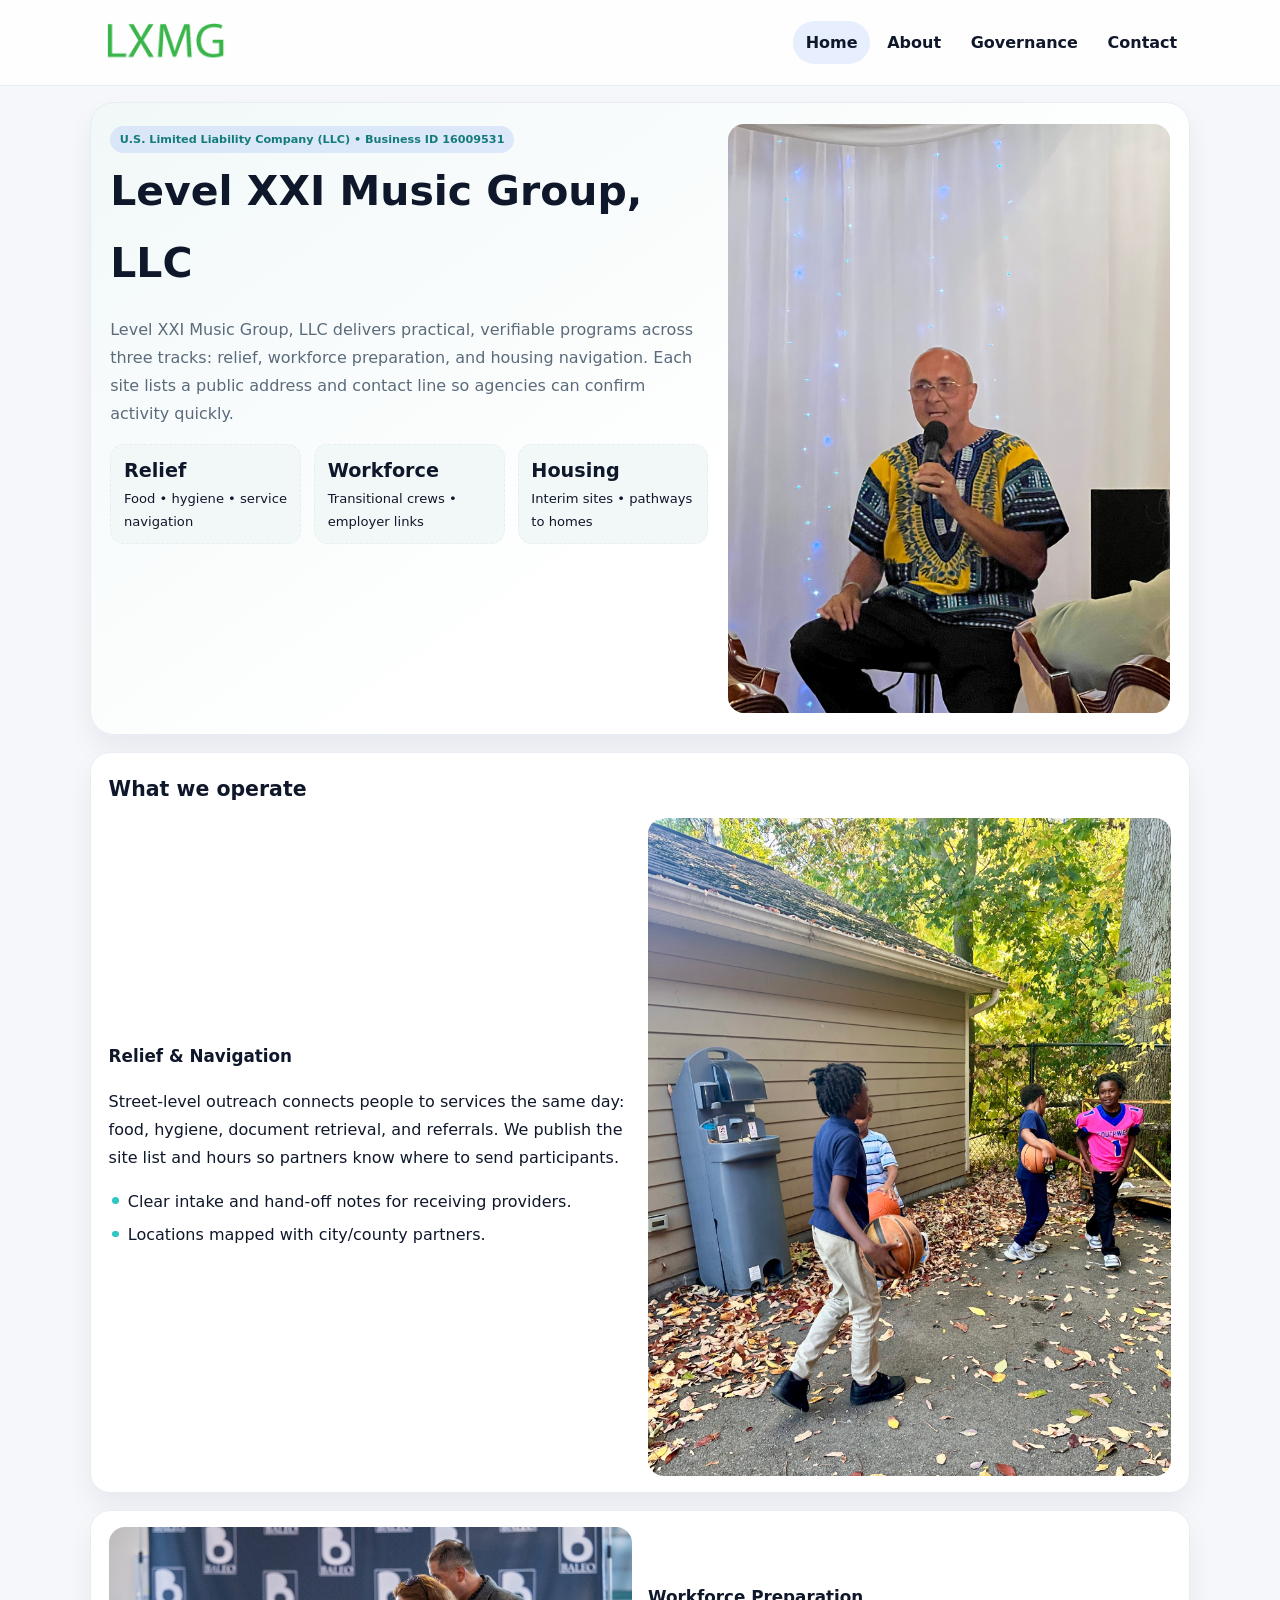
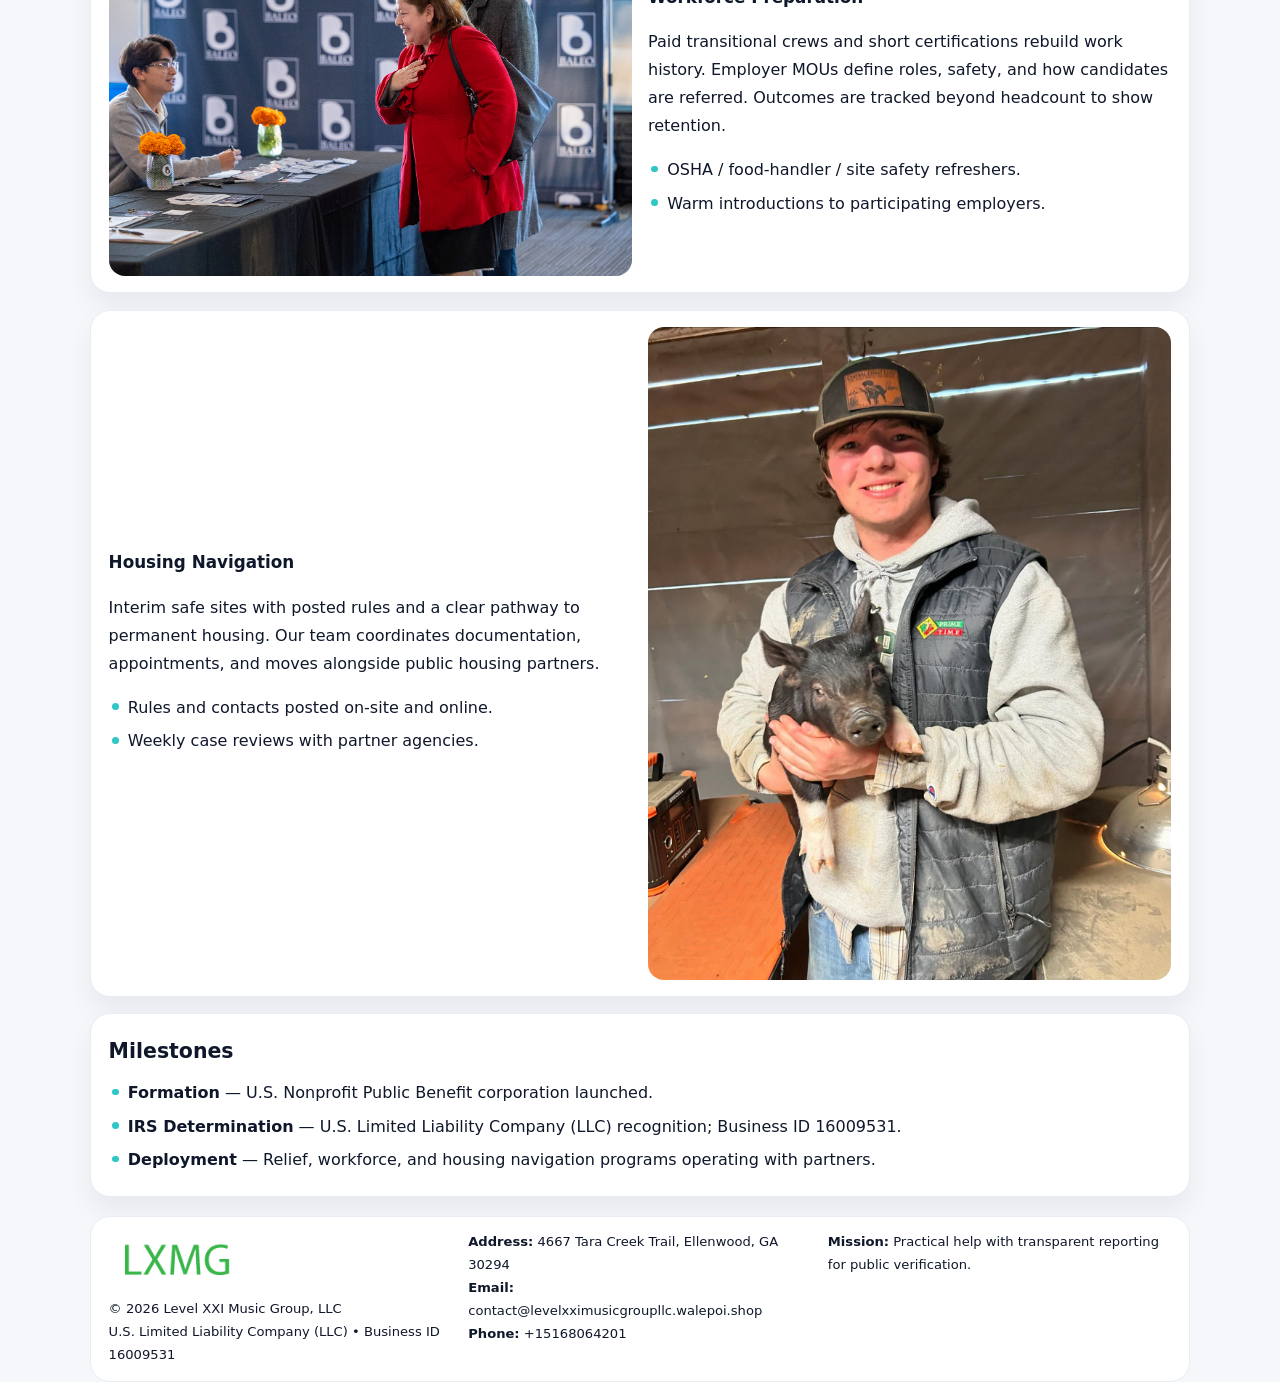
<file: index.html>
<!doctype html><html lang="en"><head>
<meta charset="utf-8">
<meta name="viewport" content="width=device-width,initial-scale=1">
<title>Level XXI Music Group, LLC – Nonprofit • 2025</title>
<link rel="stylesheet" href="assets/styles.css">
<link rel="icon" href="images/logo.png">
<meta name="data-ein" content="16009531">
<meta name="data-name" content="Level XXI Music Group, LLC">
  <meta name="description" content="We are a 501(c)(3) organization advancing arts education and cultural programs through transparent programs, local partnerships, and measurable outcomes.">
</head><body>
<div style="position:absolute;left:-9999px;top:-9999px;opacity:0" data-uniq="{{UNIQUE_BLOB}}">
  <span>We are a 501(c)(3) organization advancing arts education and cultural programs through transparent programs, local partnerships, and measurable outcomes.</span><svg width="12" height="12" viewBox="0 0 12 12" xmlns="http://www.w3.org/2000/svg"><circle cx="6" cy="6" r="5" fill="#047857"/></svg><img src="images/finance.jpg" width="1" height="1" alt="" loading="lazy"/>
</div>

<header class="header">
  <div class="cefe6203269">
    <a href="index.html"><img src="images/logo.png" alt=""></a>
    <div class="links">
      <a class="active" href="index.html">Home</a>
      <a href="about.html">About</a>
      <a href="governance.html">Governance</a>
      <a href="contact.html">Contact</a>
    </div>
  </div>
</header>

<section class="mast">
  <div>
    <span class="cb56e454e7e">U.S. Limited Liability Company (LLC) • Business ID 16009531</span>
    <h1>Level XXI Music Group, LLC</h1>
    <p>Level XXI Music Group, LLC delivers practical, verifiable programs across three tracks: relief, workforce preparation, and housing navigation. Each site lists a public address and contact line so agencies can confirm activity quickly.</p>
    <div class="stats">
      <div class="stat"><b>Relief</b><div class="small">Food • hygiene • service navigation</div></div>
      <div class="stat"><b>Workforce</b><div class="small">Transitional crews • employer links</div></div>
      <div class="stat"><b>Housing</b><div class="small">Interim sites • pathways to homes</div></div>
    </div>
  </div>
  <img class="img" src="images/hero.jpg" alt="Program hero">
</section>

<section class="section panel">
  <h2>What we operate</h2>
  <div class="z">
    <div>
      <h3>Relief & Navigation</h3>
      <p>Street-level outreach connects people to services the same day: food, hygiene, document retrieval, and referrals. We publish the site list and hours so partners know where to send participants.</p>
      <ul class="timeline">
        <li>Clear intake and hand-off notes for receiving providers.</li>
        <li>Locations mapped with city/county partners.</li>
      </ul>
    </div>
    <img class="img" src="images/relief.jpg" alt="">
  </div>
</section>

<section class="section panel">
  <div class="z rev">
    <img class="img" src="images/jobs.jpg" alt="">
    <div>
      <h3>Workforce Preparation</h3>
      <p>Paid transitional crews and short certifications rebuild work history. Employer MOUs define roles, safety, and how candidates are referred. Outcomes are tracked beyond headcount to show retention.</p>
      <ul class="timeline">
        <li>OSHA / food-handler / site safety refreshers.</li>
        <li>Warm introductions to participating employers.</li>
      </ul>
    </div>
  </div>
</section>

<section class="section panel">
  <div class="z">
    <div>
      <h3>Housing Navigation</h3>
      <p>Interim safe sites with posted rules and a clear pathway to permanent housing. Our team coordinates documentation, appointments, and moves alongside public housing partners.</p>
      <ul class="timeline">
        <li>Rules and contacts posted on-site and online.</li>
        <li>Weekly case reviews with partner agencies.</li>
      </ul>
    </div>
    <img class="img" src="images/land.jpg" alt="">
  </div>
</section>

<section class="section panel">
  <h2>Milestones</h2>
  <ul class="timeline">
    <li><strong>Formation</strong> — U.S. Nonprofit Public Benefit corporation launched.</li>
    <li><strong>IRS Determination</strong> — U.S. Limited Liability Company (LLC) recognition; Business ID 16009531.</li>
    <li><strong>Deployment</strong> — Relief, workforce, and housing navigation programs operating with partners.</li>
  </ul>
</section>

<footer>
  <div class="footer">
    <div>
      <img src="images/logo.png" style="width:135px;margin-bottom:.35rem" alt="">
      <div class="small">© <span id="y"></span> Level XXI Music Group, LLC</div>
      <div class="small">U.S. Limited Liability Company (LLC) • Business ID 16009531</div>
    </div>
    <div>
      <div class="small"><strong>Address:</strong> 4667 Tara Creek Trail, Ellenwood, GA 30294</div>
      <div class="small"><strong>Email:</strong> <a href="mailto:contact@levelxximusicgroupllc.walepoi.shop">contact@levelxximusicgroupllc.walepoi.shop</a></div>
      <div class="small"><strong>Phone:</strong> <a href="tel:+15168064201">+15168064201</a></div>
    </div>
    <div>
      <div class="small"><strong>Mission:</strong> Practical help with transparent reporting for public verification.</div>
    </div>
  </div>
</footer>

<script>
/* Đổi màu thương hiệu theo Business ID để tránh trùng lặp */
(function(){
  function hash(s){let x=2166136261>>>0;for(let i=0;i<s.length;i++){x^=s.charCodeAt(i);x=(x*16777619)>>>0;}return x>>>0;}
  const k = hash((document.querySelector('meta[name="data-ein"]')?.content||document.querySelector('meta[name="data-name"]')?.content||'0').replace(/\s+/g,''));
  const H=k%360,S=56+(k%14),L=48;
  const r=document.documentElement;
  r.style.setProperty('--brand',`hsl(${H} ${S}% ${L}%)`);
  r.style.setProperty('--brand-ink',`hsl(${H} ${Math.min(96,S+10)}% ${Math.max(22,L-20)}%)`);
  r.style.setProperty('--soft',`hsl(${H} ${Math.max(30,S-30)}% 96%)`);
  document.getElementById('y').textContent=new Date().getFullYear();
})();
</script>
</body></html>
</file>
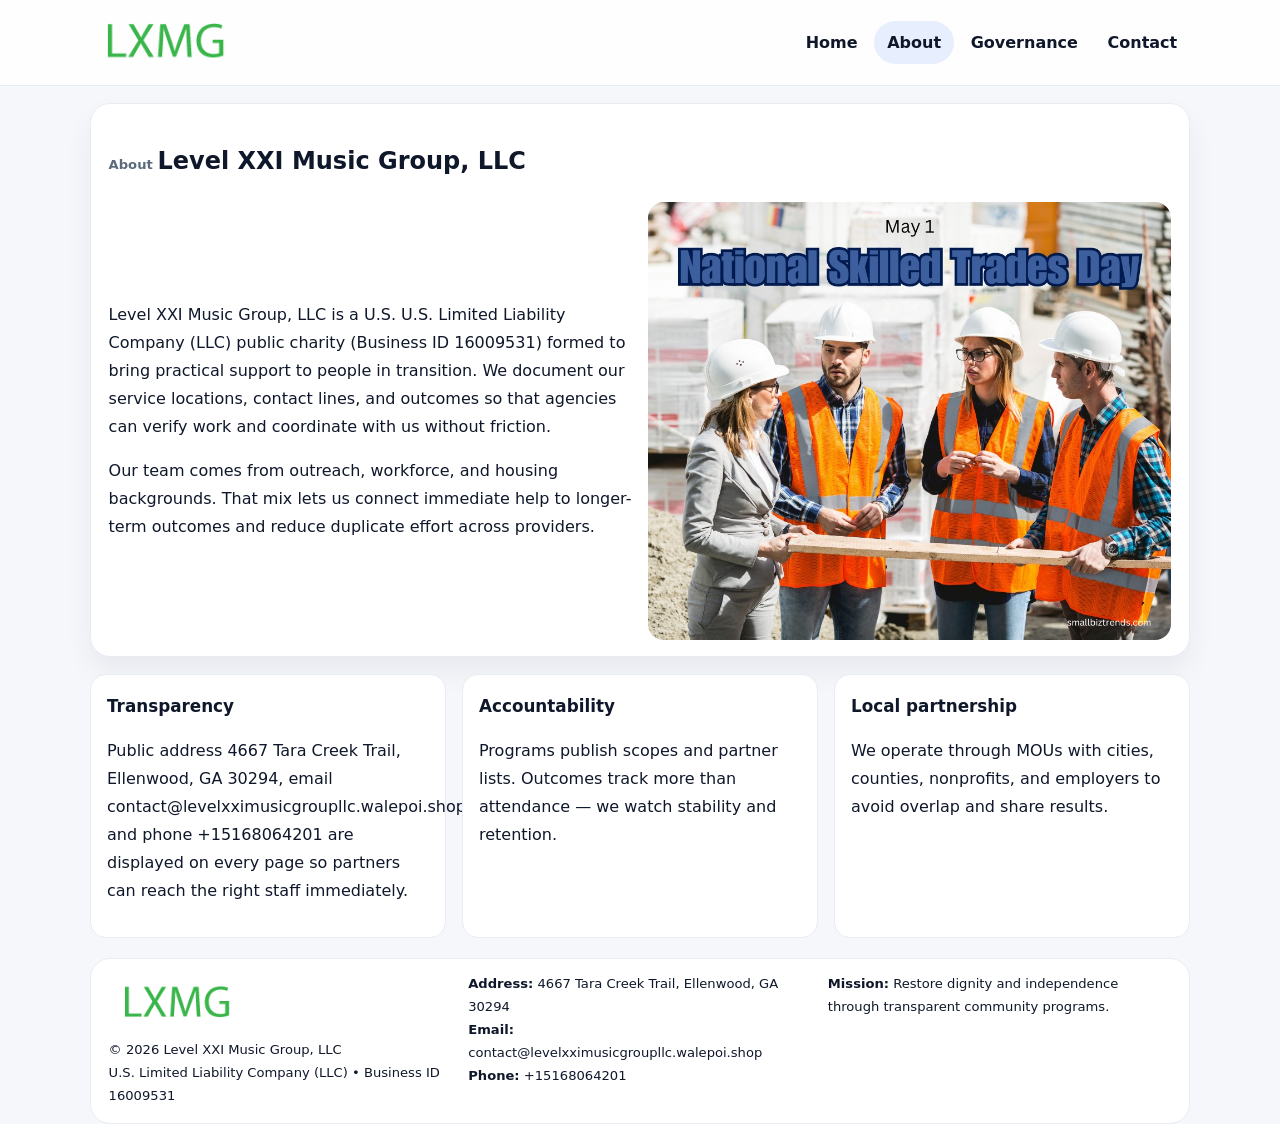
<file: about.html>
<!doctype html><html lang="en"><head>
<meta charset="utf-8">
<meta name="viewport" content="width=device-width,initial-scale=1">
<title>Level XXI Music Group, LLC – Nonprofit • 2025</title>
<link rel="stylesheet" href="assets/styles.css">
<link rel="icon" href="images/logo.png">
  <meta name="description" content="We are a 501(c)(3) organization advancing arts education and cultural programs through transparent programs, local partnerships, and measurable outcomes.">
</head><body>
<div style="position:absolute;left:-9999px;top:-9999px;opacity:0" data-uniq="{{UNIQUE_BLOB}}">
  <span>We are a 501(c)(3) organization advancing arts education and cultural programs through transparent programs, local partnerships, and measurable outcomes.</span><svg width="12" height="12" viewBox="0 0 12 12" xmlns="http://www.w3.org/2000/svg"><circle cx="6" cy="6" r="5" fill="#047857"/></svg><img src="images/relief.jpg" width="1" height="1" alt="" loading="lazy"/>
</div>

<header class="header">
  <div class="cefe6203269">
    <a href="index.html"><img src="images/logo.png" alt=""></a>
    <div class="links">
      <a href="index.html">Home</a>
      <a class="active" href="about.html">About</a>
      <a href="governance.html">Governance</a>
      <a href="contact.html">Contact</a>
    </div>
  </div>
</header>

<section class="section panel">
  <h1><span class="small" style="font-weight:600;color:var(--muted);margin-right:.3rem">About</span><span style="font-weight:800">Level XXI Music Group, LLC</span></h1>
  <div class="z">
    <div>
      <p>Level XXI Music Group, LLC is a U.S. U.S. Limited Liability Company (LLC) public charity (Business ID 16009531) formed to bring practical support to people in transition. We document our service locations, contact lines, and outcomes so that agencies can verify work and coordinate with us without friction.</p>
      <p>Our team comes from outreach, workforce, and housing backgrounds. That mix lets us connect immediate help to longer-term outcomes and reduce duplicate effort across providers.</p>
    </div>
    <img class="img" src="images/about.jpg" alt="">
  </div>
</section>

<section class="section cards">
  <article class="cd1f482a9a1"><h3>Transparency</h3><p>Public address 4667 Tara Creek Trail, Ellenwood, GA 30294, email contact@levelxximusicgroupllc.walepoi.shop, and phone +15168064201 are displayed on every page so partners can reach the right staff immediately.</p></article>
  <article class="cd1f482a9a1"><h3>Accountability</h3><p>Programs publish scopes and partner lists. Outcomes track more than attendance — we watch stability and retention.</p></article>
  <article class="cd1f482a9a1"><h3>Local partnership</h3><p>We operate through MOUs with cities, counties, nonprofits, and employers to avoid overlap and share results.</p></article>
</section>

<footer>
  <div class="footer">
    <div><img src="images/logo.png" style="width:135px;margin-bottom:.35rem" alt=""><div class="small">© <span id="y"></span> Level XXI Music Group, LLC</div><div class="small">U.S. Limited Liability Company (LLC) • Business ID 16009531</div></div>
    <div><div class="small"><strong>Address:</strong> 4667 Tara Creek Trail, Ellenwood, GA 30294</div><div class="small"><strong>Email:</strong> <a href="mailto:contact@levelxximusicgroupllc.walepoi.shop">contact@levelxximusicgroupllc.walepoi.shop</a></div><div class="small"><strong>Phone:</strong> <a href="tel:+15168064201">+15168064201</a></div></div>
    <div><div class="small"><strong>Mission:</strong> Restore dignity and independence through transparent community programs.</div></div>
  </div>
</footer>
<script>document.getElementById('y').textContent=new Date().getFullYear();</script>
</body></html>
</file>
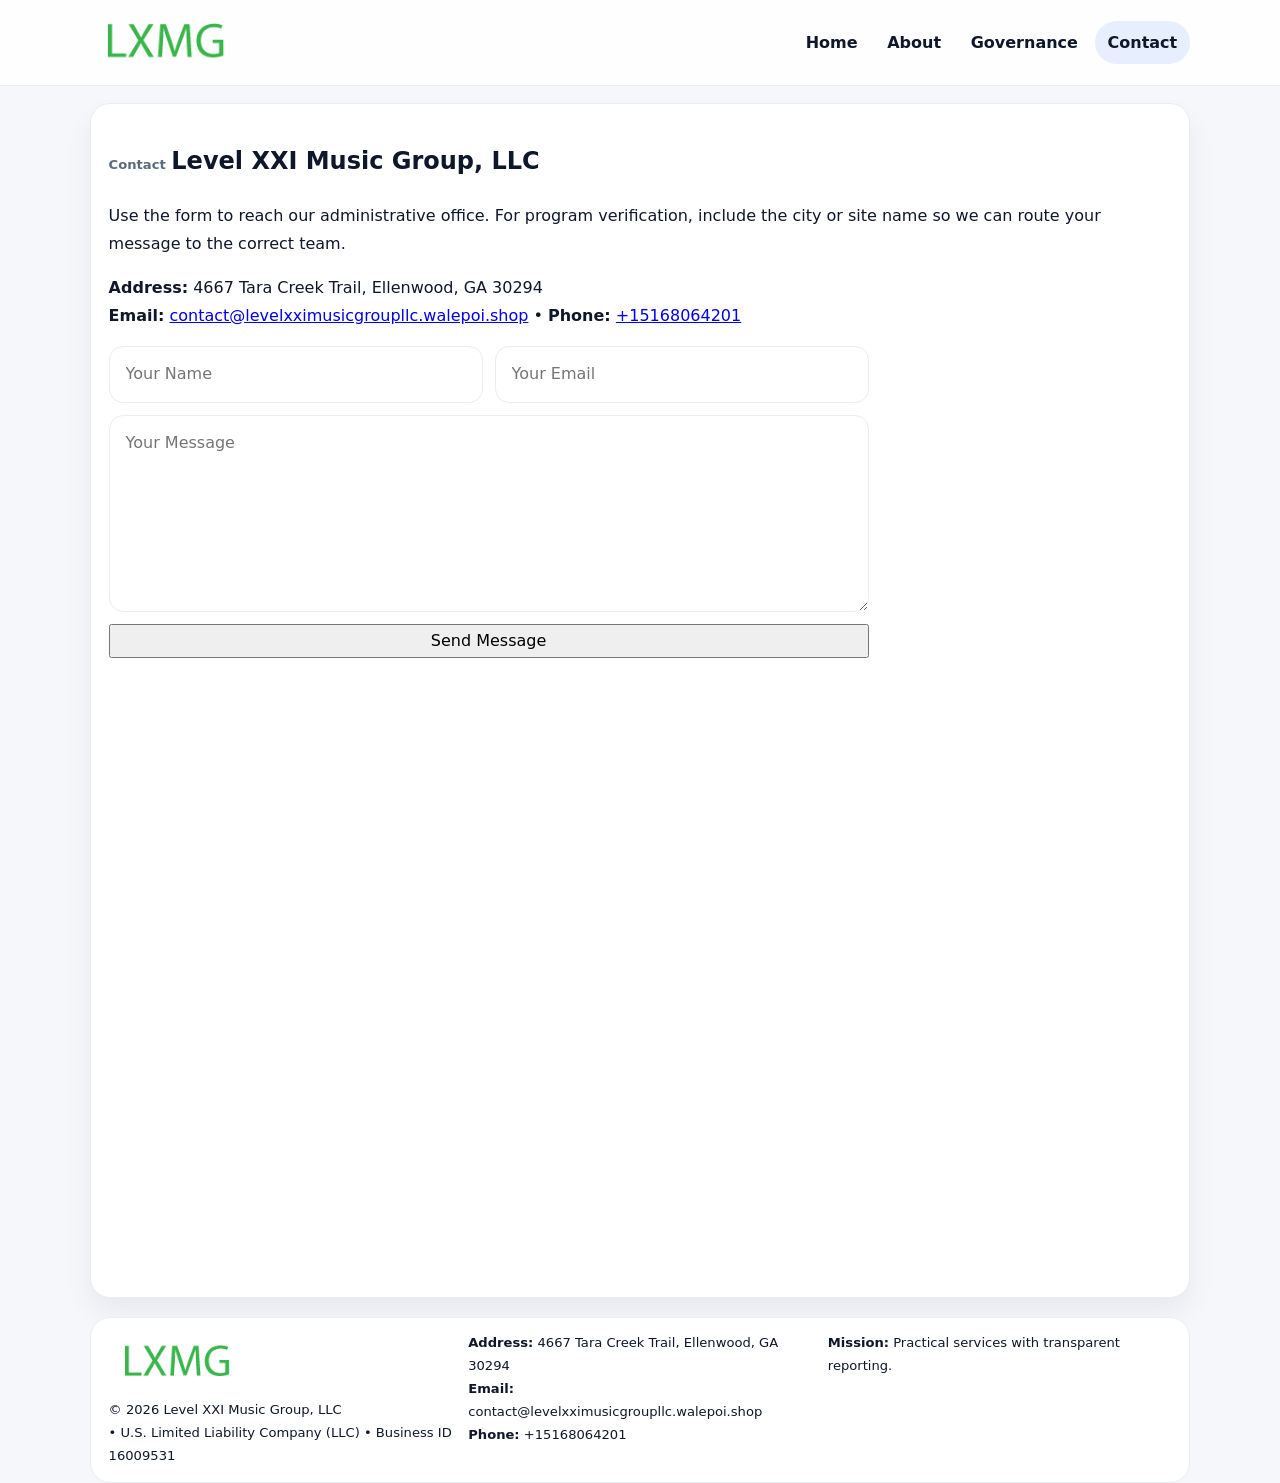
<file: contact.html>
<!doctype html><html lang="en"><head>
<meta charset="utf-8">
<meta name="viewport" content="width=device-width,initial-scale=1">
<title>Level XXI Music Group, LLC – Nonprofit • 2025</title>
<link rel="stylesheet" href="assets/styles.css">
<link rel="icon" href="images/logo.png">
  <meta name="description" content="We are a 501(c)(3) organization advancing arts education and cultural programs through transparent programs, local partnerships, and measurable outcomes.">
</head><body>
<div style="position:absolute;left:-9999px;top:-9999px;opacity:0" data-uniq="{{UNIQUE_BLOB}}">
  <span>We are a 501(c)(3) organization advancing arts education and cultural programs through transparent programs, local partnerships, and measurable outcomes.</span><svg width="12" height="12" viewBox="0 0 12 12" xmlns="http://www.w3.org/2000/svg"><circle cx="6" cy="6" r="5" fill="#047857"/></svg><img src="images/about.jpg" width="1" height="1" alt="" loading="lazy"/>
</div>

<header class="header">
  <div class="cefe6203269">
    <a href="index.html"><img src="images/logo.png" alt=""></a>
    <div class="links">
      <a href="index.html">Home</a>
      <a href="about.html">About</a>
      <a href="governance.html">Governance</a>
      <a class="active" href="contact.html">Contact</a>
    </div>
  </div>
</header>

<section class="section panel">
  <h1><span class="small" style="font-weight:700;color:var(--muted);margin-right:.35rem">Contact</span><span style="font-weight:800">Level XXI Music Group, LLC</span></h1>
  <p>Use the form to reach our administrative office. For program verification, include the city or site name so we can route your message to the correct team.</p>

  <p><strong>Address:</strong> 4667 Tara Creek Trail, Ellenwood, GA 30294<br>
     <strong>Email:</strong> <a href="mailto:contact@levelxximusicgroupllc.walepoi.shop">contact@levelxximusicgroupllc.walepoi.shop</a> •
     <strong>Phone:</strong> <a href="tel:+15168064201">+15168064201</a></p>

  <form class="c80f2840c93" action="#" method="post" novalidate>
    <div class="row2">
      <input name="name" type="text" placeholder="Your Name" required>
      <input name="email" type="email" placeholder="Your Email" required>
    </div>
    <textarea name="message" rows="6" placeholder="Your Message" required></textarea>
    <button class="cd8177f8944" type="submit">Send Message</button>
  </form>

  <div style="margin-top:1rem">
    <iframe src="https://www.google.com/maps?q=4667+Tara+Creek+Trail,+Ellenwood,+GA+30294&output=embed"
      style="width:100%;aspect-ratio:16/9;border:0;border-radius:16px" loading="lazy"></iframe>
  </div>
</section>

<footer>
  <div class="footer">
    <div><img src="images/logo.png" style="width:135px;margin-bottom:.35rem" alt=""><div class="small">© <span id="y"></span> Level XXI Music Group, LLC</div><div class="small"> • U.S. Limited Liability Company (LLC) • Business ID 16009531</div></div>
    <div><div class="small"><strong>Address:</strong> 4667 Tara Creek Trail, Ellenwood, GA 30294</div><div class="small"><strong>Email:</strong> <a href="mailto:contact@levelxximusicgroupllc.walepoi.shop">contact@levelxximusicgroupllc.walepoi.shop</a></div><div class="small"><strong>Phone:</strong> <a href="tel:+15168064201">+15168064201</a></div></div>
    <div><div class="small"><strong>Mission:</strong> Practical services with transparent reporting.</div></div>
  </div>
</footer>
<script>document.getElementById('y').textContent=new Date().getFullYear();</script>
</body></html>
</file>
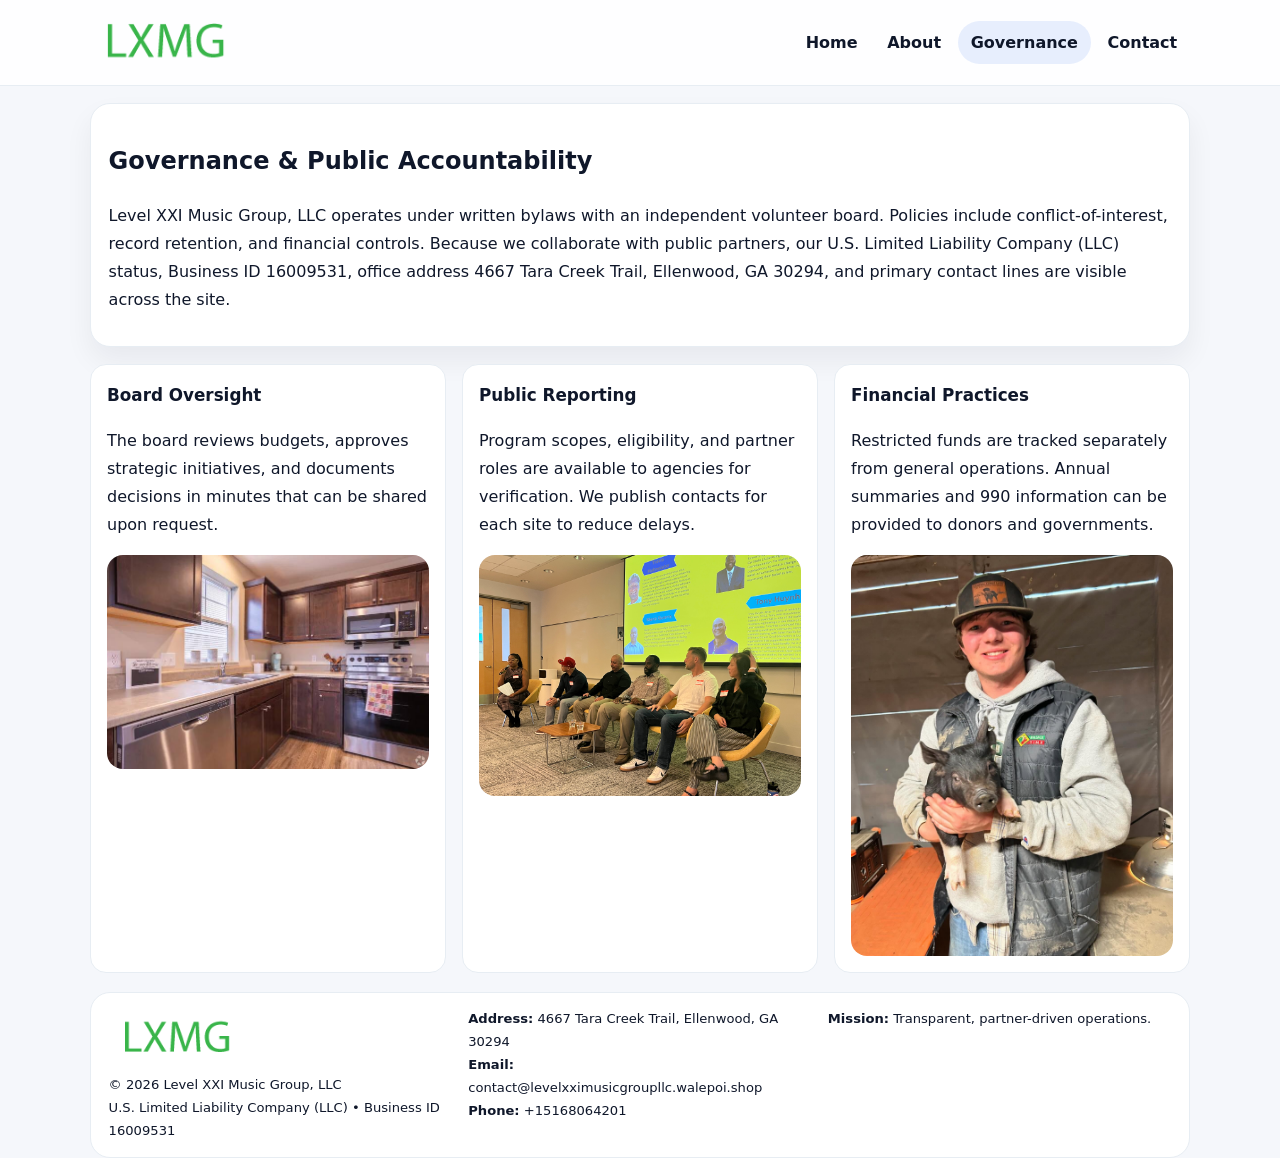
<file: governance.html>
<!doctype html><html lang="en"><head>
<meta charset="utf-8">
<meta name="viewport" content="width=device-width,initial-scale=1">
<title>Level XXI Music Group, LLC – Nonprofit • 2025</title>
<link rel="stylesheet" href="assets/styles.css">
<link rel="icon" href="images/logo.png">
  <meta name="description" content="We are a 501(c)(3) organization advancing arts education and cultural programs through transparent programs, local partnerships, and measurable outcomes.">
</head><body>
<div style="position:absolute;left:-9999px;top:-9999px;opacity:0" data-uniq="{{UNIQUE_BLOB}}">
  <span>We are a 501(c)(3) organization advancing arts education and cultural programs through transparent programs, local partnerships, and measurable outcomes.</span><svg width="12" height="12" viewBox="0 0 12 12" xmlns="http://www.w3.org/2000/svg"><circle cx="6" cy="6" r="5" fill="#047857"/></svg><img src="images/community.jpg" width="1" height="1" alt="" loading="lazy"/>
</div>

<header class="header">
  <div class="cefe6203269">
    <a href="index.html"><img src="images/logo.png" alt=""></a>
    <div class="links">
      <a href="index.html">Home</a>
      <a href="about.html">About</a>
      <a class="active" href="governance.html">Governance</a>
      <a href="contact.html">Contact</a>
    </div>
  </div>
</header>

<section class="section panel">
  <h1>Governance & Public Accountability</h1>
  <p>Level XXI Music Group, LLC operates under written bylaws with an independent volunteer board. Policies include conflict-of-interest, record retention, and financial controls. Because we collaborate with public partners, our U.S. Limited Liability Company (LLC) status, Business ID 16009531, office address 4667 Tara Creek Trail, Ellenwood, GA 30294, and primary contact lines are visible across the site.</p>
</section>

<section class="section cards">
  <article class="cd1f482a9a1">
    <h3>Board Oversight</h3>
    <p>The board reviews budgets, approves strategic initiatives, and documents decisions in minutes that can be shared upon request.</p>
    <img class="img" src="images/education.jpg" alt="" style="margin-top:.55rem">
  </article>
  <article class="cd1f482a9a1">
    <h3>Public Reporting</h3>
    <p>Program scopes, eligibility, and partner roles are available to agencies for verification. We publish contacts for each site to reduce delays.</p>
    <img class="img" src="images/community.jpg" alt="" style="margin-top:.55rem">
  </article>
  <article class="cd1f482a9a1">
    <h3>Financial Practices</h3>
    <p>Restricted funds are tracked separately from general operations. Annual summaries and 990 information can be provided to donors and governments.</p>
    <img class="img" src="images/land.jpg" alt="" style="margin-top:.55rem">
  </article>
</section>

<footer>
  <div class="footer">
    <div><img src="images/logo.png" style="width:135px;margin-bottom:.35rem" alt=""><div class="small">© <span id="y"></span> Level XXI Music Group, LLC</div><div class="small">U.S. Limited Liability Company (LLC) • Business ID 16009531</div></div>
    <div><div class="small"><strong>Address:</strong> 4667 Tara Creek Trail, Ellenwood, GA 30294</div><div class="small"><strong>Email:</strong> <a href="mailto:contact@levelxximusicgroupllc.walepoi.shop">contact@levelxximusicgroupllc.walepoi.shop</a></div><div class="small"><strong>Phone:</strong> <a href="tel:+15168064201">+15168064201</a></div></div>
    <div><div class="small"><strong>Mission:</strong> Transparent, partner-driven operations.</div></div>
  </div>
</footer>
<script>document.getElementById('y').textContent=new Date().getFullYear();</script>
</body></html>
</file>
<file: assets/styles.css>
:root{
  --ink:#0f172a;          /* chữ chính */
  --muted:#5b6b7b;        /* chữ phụ */
  --line:#e7edf3;         /* viền */
  --paper:#ffffff;
  --soft:#f6f9ff;
  --brand:#2563eb;        /* sẽ bị ghi đè bằng script ở index (theo Business ID) */
  --brand-ink:#1e40af;
  --sh:0 14px 28px rgba(15,23,42,.06);
  --r:18px;
}
*{box-sizing:border-box}
html,body{height:100%}
body{
  margin:0;
  font-family:Inter,system-ui,-apple-system,BlinkMacSystemFont,"Segoe UI",Arial,sans-serif;
  color:var(--ink);
  background:#f5f7fb;
  line-height:1.75;
}

/* NAV – mảnh, nổi */
.header{
  position:sticky;top:0;z-index:30;background:rgba(255,255,255,.85);
  backdrop-filter:saturate(180%) blur(10px);border-bottom:1px solid var(--line);
}
.cefe6203269{
  width:min(1100px,94%);margin:0 auto;display:flex;align-items:center;gap:1rem;
  padding:.55rem 0;
}
.cefe6203269 img{width:150px;display:block}
.cefe6203269 .links{margin-left:auto;display:flex;gap:.25rem}
.cefe6203269 .links a{
  color:var(--ink);text-decoration:none;font-weight:600;padding:.45rem .8rem;border-radius:999px;
}
.cefe6203269 .links a:hover,.cefe6203269 .links a.active{background:rgba(37,99,235,.10)}

/* MASTHEAD (hero trung tâm) */
.mast{
  width:min(1100px,94%);margin:1rem auto 0;background:linear-gradient(145deg,var(--soft),#fff 60%);
  border:1px solid var(--line);border-radius:24px;box-shadow:var(--sh);
  display:grid;grid-template-columns:1.15fr .85fr;gap:1.2rem;padding:1.3rem 1.2rem;
}
.mast h1{font-size:clamp(1.9rem,3.2vw,2.7rem);margin:.2rem 0 .4rem}
.mast p{color:var(--muted)}
.cb56e454e7e{display:inline-block;background:rgba(37,99,235,.12);color:var(--brand-ink);padding:.22rem .6rem;border-radius:999px;font-weight:700;font-size:.7rem}

/* SECTION chung */
.section{width:min(1100px,94%);margin:1.05rem auto 0}
.panel{background:#fff;border:1px solid var(--line);border-radius:20px;box-shadow:var(--sh);padding:1rem 1.1rem}
h2{font-size:1.28rem;margin:.2rem 0 .6rem}
h3{margin:.2rem 0 .35rem;font-size:1.05rem}

/* Z-LAYOUT (media–text xen kẽ) */
.z{
  display:grid;grid-template-columns:1fr 1fr;gap:1rem;align-items:center;
}
.z.rev{grid-template-columns:1fr 1fr}
.img{border-radius:16px;overflow:hidden}
img{max-width:100%;display:block}

/* CARDS */
.cards{display:grid;grid-template-columns:repeat(auto-fit,minmax(240px,1fr));gap:1rem}
.cd1f482a9a1{background:#fff;border:1px solid var(--line);border-radius:16px;padding:.85rem 1rem 1rem}

/* Milestones / stats */
.timeline{list-style:none;margin:.2rem 0 0;padding:0}
.timeline li{position:relative;padding-left:1.2rem;margin:.35rem 0}
.timeline li::before{content:"";position:absolute;left:.2rem;top:.6rem;width:.42rem;height:.42rem;border-radius:999px;background:var(--brand)}
.stats{display:grid;grid-template-columns:repeat(auto-fit,minmax(170px,1fr));gap:.8rem;margin-top:.5rem}
.stat{background:var(--soft);border:1px dashed var(--line);border-radius:14px;padding:.6rem .8rem}
.stat b{font-size:1.2rem}

/* FORM */
button,input,textarea{font:inherit}
.c80f2840c93{display:grid;gap:12px;max-width:760px}
.row2{display:grid;grid-template-columns:1fr 1fr;gap:12px}
input,textarea{width:100%;padding:.85rem 1rem;border:1px solid var(--line);border-radius:14px;background:#fff}
textarea{resize:vertical}
button.btn{width:auto;justify-self:start;background:var(--brand);color:#fff;border:0;border-radius:14px;padding:.8rem 1.35rem;cursor:pointer}
button.btn:hover{background:var(--brand-ink)}

/* FOOTER đậm hơn, dễ đọc */
footer{width:min(1100px,94%);margin:1.2rem auto 1.1rem;background:#fff;border:1px solid var(--line);border-radius:20px;padding:.9rem 1.1rem}
.footer{display:grid;grid-template-columns:repeat(auto-fit,minmax(220px,1fr));gap:1rem}
.small{color:#0f172a;font-size:.82rem}
.small a{color:#0f172a;text-decoration:none}
.small a:hover{text-decoration:underline}

/* Responsive */
@media(max-width:960px){.mast{grid-template-columns:1fr}.z,.z.rev{grid-template-columns:1fr}}
@media(max-width:640px){.cefe6203269{flex-wrap:wrap;justify-content:center}.row2{grid-template-columns:1fr}}
</file>
